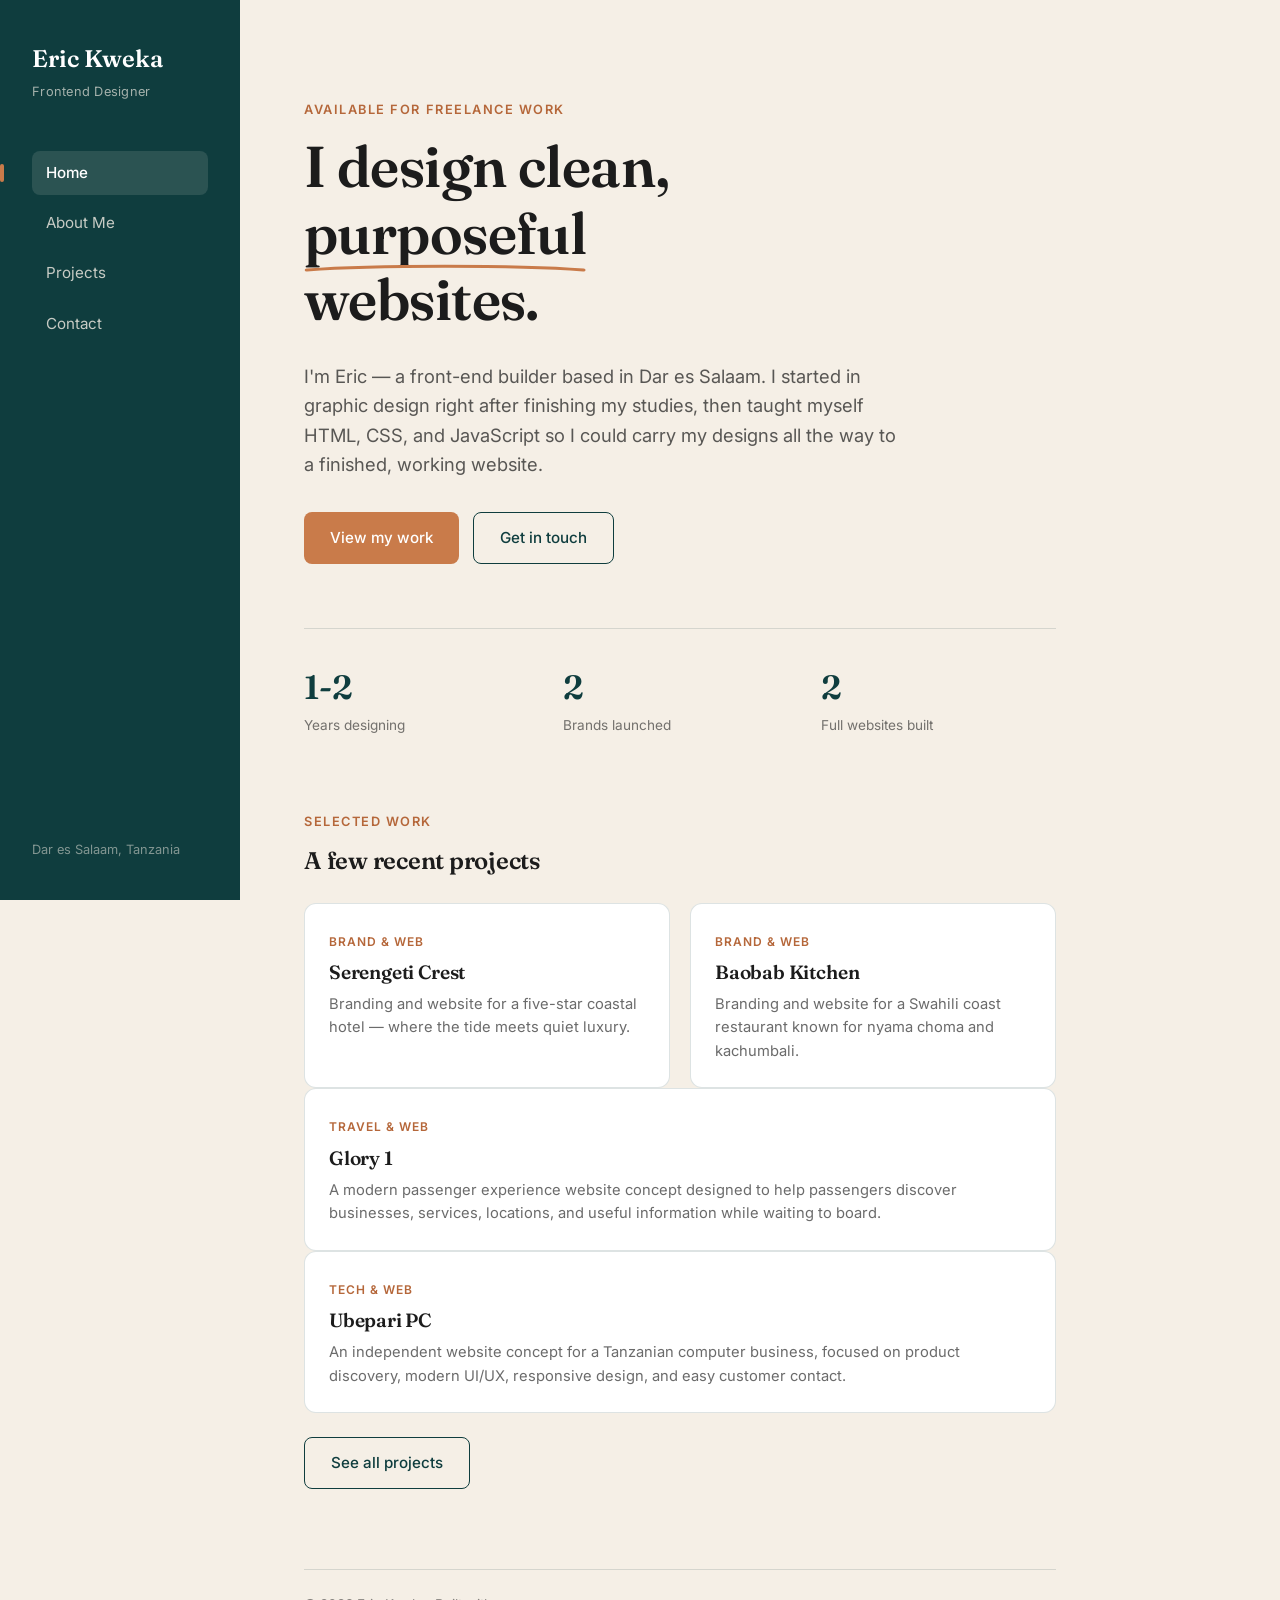
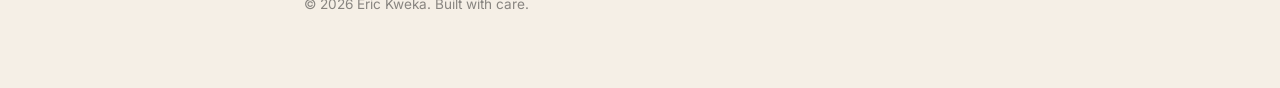
<file: index.html>
<!DOCTYPE html>
<html lang="en">
<head>
<meta charset="UTF-8">
<meta name="viewport" content="width=device-width, initial-scale=1.0">
<title>Eric Kweka — Portfolio</title>
<link rel="stylesheet" href="style.css">
</head>
<body>

<div class="topbar">
  <span class="brand">Eric Kweka</span>
  <button class="menu-btn" aria-expanded="false">Menu</button>
</div>
<nav class="mobile-nav">
  <a href="index.html">Home</a>
  <a href="about.html">About</a>
  <a href="projects.html">Projects</a>
  <a href="contact.html">Contact</a>
</nav>

<div class="shell">

  <aside class="sidebar">
    <div>
      <div class="brand">Eric Kweka</div>
      <div class="brand-tag">Frontend Designer</div>
    </div>
    <nav class="nav-links">
      <a href="index.html" class="active">Home</a>
      <a href="about.html">About Me</a>
      <a href="projects.html">Projects</a>
      <a href="contact.html">Contact</a>
    </nav>
    <div class="sidebar-footer">Dar es Salaam, Tanzania</div>
  </aside>

  <main>
    <section class="hero">
      <span class="eyebrow">Available for freelance work</span>
      <h1>I design clean,<br>
        <span class="underline-accent">purposeful
          <svg viewBox="0 0 200 10" preserveAspectRatio="none"><path d="M2 7 C 50 2, 150 2, 198 7" stroke="#C97B4A" stroke-width="3" fill="none" stroke-linecap="round"/></svg>
        </span> websites.</h1>
      <p class="lede">I'm Eric — a front-end builder based in Dar es Salaam. I started in graphic design right after finishing my studies, then taught myself HTML, CSS, and JavaScript so I could carry my designs all the way to a finished, working website.</p>
      <div class="hero-actions">
        <a href="projects.html" class="btn">View my work</a>
        <a href="contact.html" class="btn btn-outline">Get in touch</a>
      </div>

      <div class="stats-row">
        <div class="stat">
          <div class="num">1-2</div>
          <div class="label">Years designing</div>
        </div>
        <div class="stat">
          <div class="num">2</div>
          <div class="label">Brands launched</div>
        </div>
        <div class="stat">
          <div class="num">2</div>
          <div class="label">Full websites built</div>
        </div>
      </div>
    </section>

    <section class="section-gap">
      <span class="eyebrow">Selected work</span>
      <h2>A few recent projects</h2>
      <div class="preview-grid">
        <div class="preview-card">
          <span class="tag">Brand &amp; Web</span>
          <h3>Serengeti Crest</h3>
          <p>Branding and website for a five-star coastal hotel — where the tide meets quiet luxury.</p>
        </div>
        <div class="preview-card">
          <span class="tag">Brand &amp; Web</span>
          <h3>Baobab Kitchen</h3>
          <p>Branding and website for a Swahili coast restaurant known for nyama choma and kachumbali.</p>
        </div>
      </div>
<div class="preview-card">
  <span class="tag">Travel &amp; Web</span>
  <h3>Glory 1</h3>
  <p>A modern passenger experience website concept designed to help passengers discover businesses, services, locations, and useful information while waiting to board.</p>
</div>
<div class="preview-card">
  <span class="tag">Tech &amp; Web</span>
  <h3>Ubepari PC</h3>
  <p>An independent website concept for a Tanzanian computer business, focused on product discovery, modern UI/UX, responsive design, and easy customer contact.</p>
</div>
      <div style="margin-top:24px;">
        <a href="projects.html" class="btn btn-outline">See all projects</a>
      </div>
    </section>

    <footer class="page-footer">
      © 2026 Eric Kweka. Built with care.
    </footer>
  </main>
</div>

<script src="nav.js"></script>
</body>
</html>
</file>
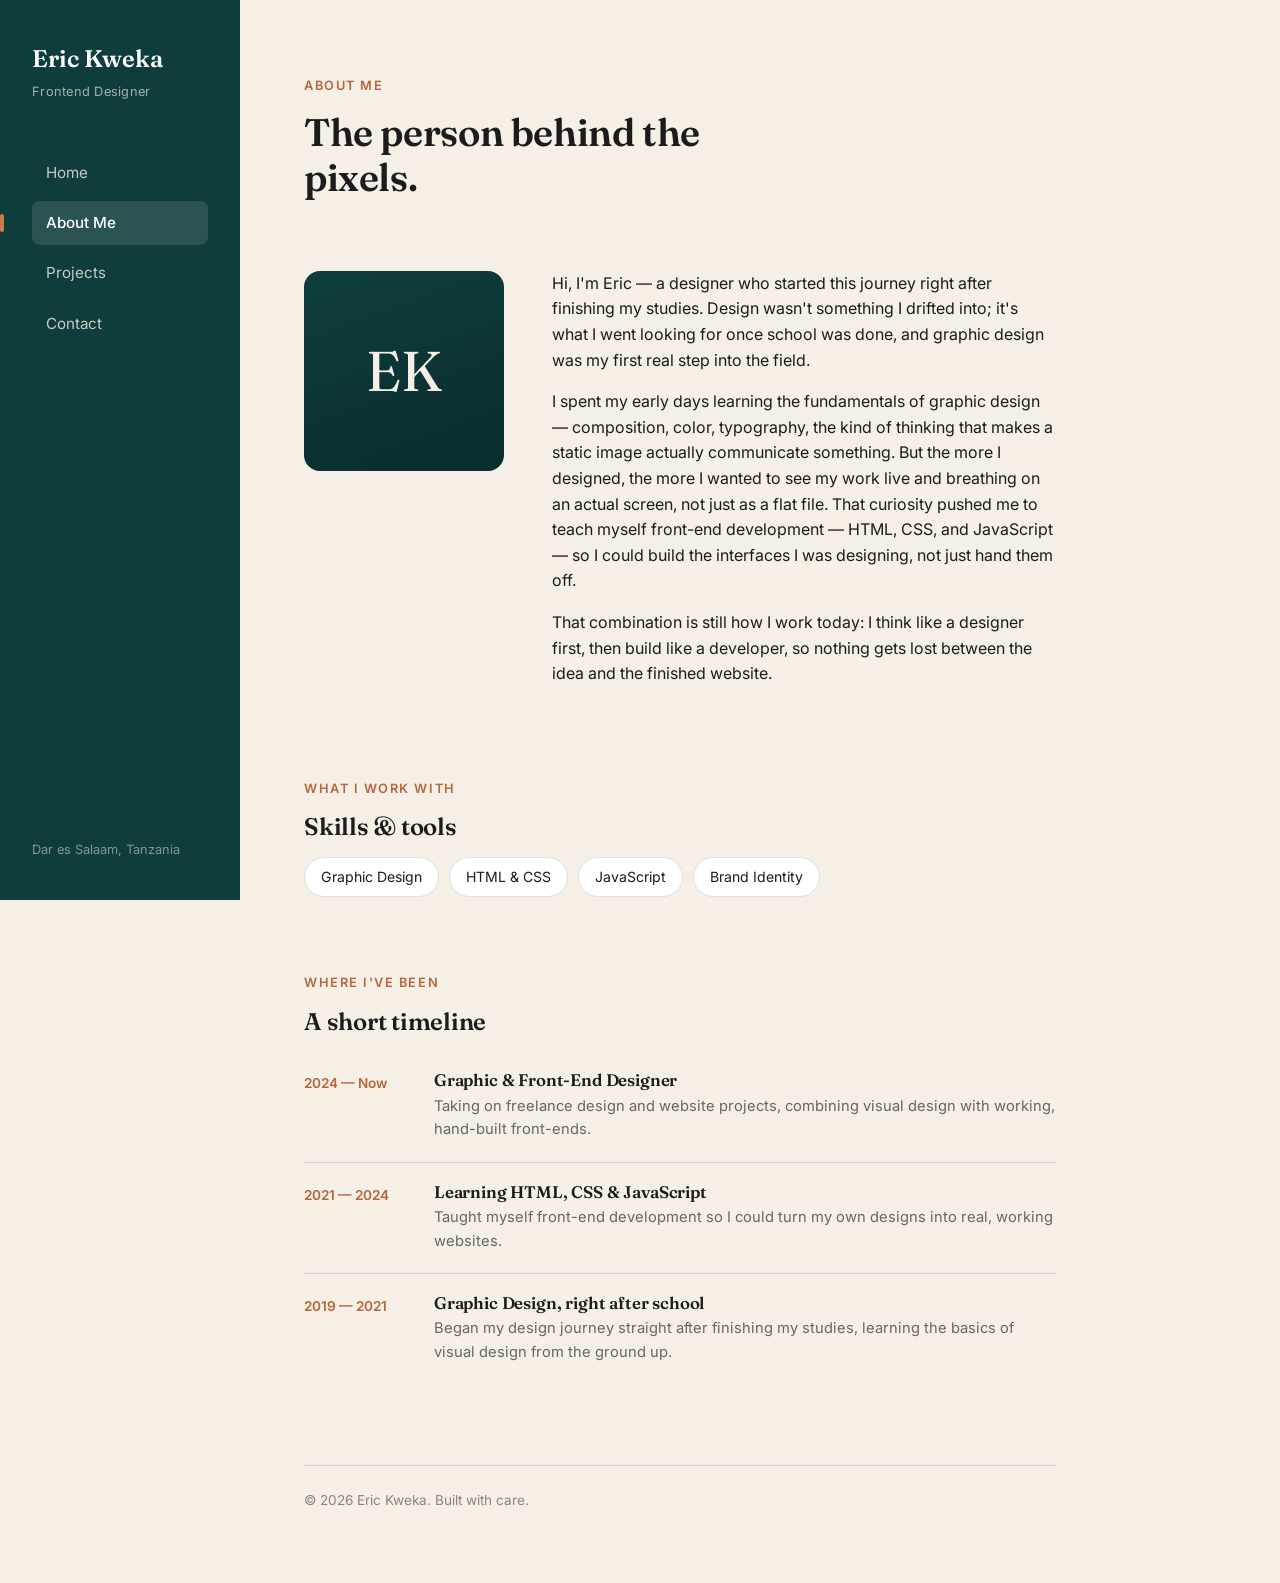
<file: about.html>
<!DOCTYPE html>
<html lang="en">
<head>
<meta charset="UTF-8">
<meta name="viewport" content="width=device-width, initial-scale=1.0">
<title>About Me — Eric Kweka</title>
<link rel="stylesheet" href="style.css">
</head>
<body>

<div class="topbar">
  <span class="brand">Eric Kweka</span>
  <button class="menu-btn" aria-expanded="false">Menu</button>
</div>
<nav class="mobile-nav">
  <a href="index.html">Home</a>
  <a href="about.html">About</a>
  <a href="projects.html">Projects</a>
  <a href="contact.html">Contact</a>
</nav>

<div class="shell">

  <aside class="sidebar">
    <div>
      <div class="brand">Eric Kweka</div>
      <div class="brand-tag">Frontend Designer</div>
    </div>
    <nav class="nav-links">
      <a href="index.html">Home</a>
      <a href="about.html" class="active">About Me</a>
      <a href="projects.html">Projects</a>
      <a href="contact.html">Contact</a>
    </nav>
    <div class="sidebar-footer">Dar es Salaam, Tanzania</div>
  </aside>

  <main>
    <span class="eyebrow">About me</span>
    <h1 style="font-size:2.4rem; max-width:18ch;">The person behind the pixels.</h1>

    <div class="about-grid section-gap">
      <div class="avatar">EK</div>
      <div>
        <p>Hi, I'm Eric — a designer who started this journey right after finishing my studies. Design wasn't something I drifted into; it's what I went looking for once school was done, and graphic design was my first real step into the field.</p>
        <p>I spent my early days learning the fundamentals of graphic design — composition, color, typography, the kind of thinking that makes a static image actually communicate something. But the more I designed, the more I wanted to see my work live and breathing on an actual screen, not just as a flat file. That curiosity pushed me to teach myself front-end development — HTML, CSS, and JavaScript — so I could build the interfaces I was designing, not just hand them off.</p>
        <p>That combination is still how I work today: I think like a designer first, then build like a developer, so nothing gets lost between the idea and the finished website.</p>
      </div>
    </div>

    <section class="section-gap">
      <span class="eyebrow">What I work with</span>
      <h2>Skills &amp; tools</h2>
      <div class="skills-list">
        <span class="skill-chip">Graphic Design</span>
        <span class="skill-chip">HTML &amp; CSS</span>
        <span class="skill-chip">JavaScript</span>
        <span class="skill-chip">Brand Identity</span>
      </div>
    </section>

    <section class="section-gap">
      <span class="eyebrow">Where I've been</span>
      <h2>A short timeline</h2>
      <div class="timeline">
        <div class="timeline-item">
          <div class="when">2024 — Now</div>
          <div>
            <h3>Graphic & Front-End Designer</h3>
            <p>Taking on freelance design and website projects, combining visual design with working, hand-built front-ends.</p>
          </div>
        </div>
        <div class="timeline-item">
          <div class="when">2021 — 2024</div>
          <div>
            <h3>Learning HTML, CSS & JavaScript</h3>
            <p>Taught myself front-end development so I could turn my own designs into real, working websites.</p>
          </div>
        </div>
        <div class="timeline-item">
          <div class="when">2019 — 2021</div>
          <div>
            <h3>Graphic Design, right after school</h3>
            <p>Began my design journey straight after finishing my studies, learning the basics of visual design from the ground up.</p>
          </div>
        </div>
      </div>
    </section>

    <footer class="page-footer">
      © 2026 Eric Kweka. Built with care.
    </footer>
  </main>
</div>

<script src="nav.js"></script>
</body>
</html>
</file>
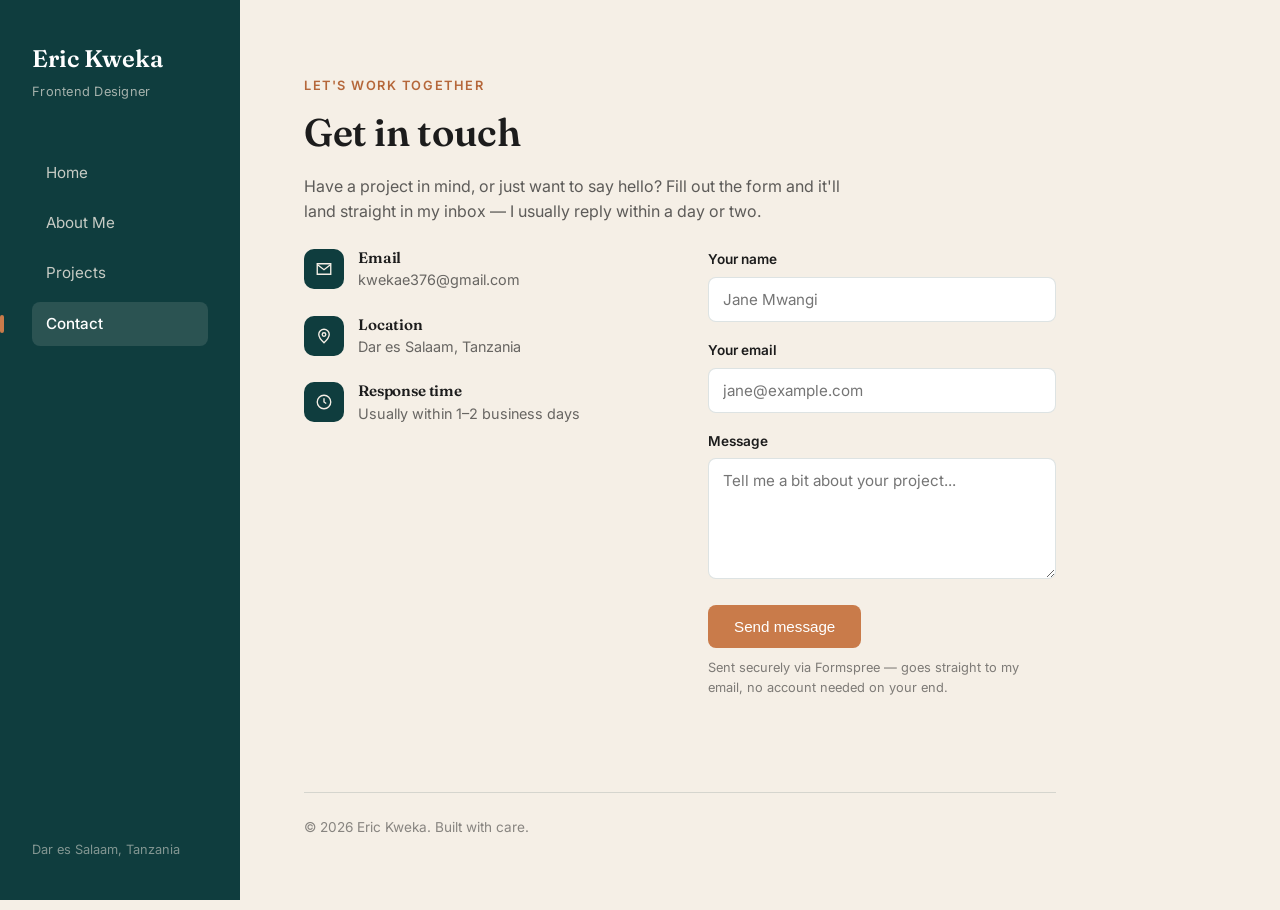
<file: contact.html>
<!DOCTYPE html>
<html lang="en">
<head>
<meta charset="UTF-8">
<meta name="viewport" content="width=device-width, initial-scale=1.0">
<title>Contact — Eric Kweka</title>
<link rel="stylesheet" href="style.css">
</head>
<body>

<div class="topbar">
  <span class="brand">Eric Kweka</span>
  <button class="menu-btn" aria-expanded="false">Menu</button>
</div>
<nav class="mobile-nav">
  <a href="index.html">Home</a>
  <a href="about.html">About</a>
  <a href="projects.html">Projects</a>
  <a href="contact.html">Contact</a>
</nav>

<div class="shell">

  <aside class="sidebar">
    <div>
      <div class="brand">Eric Kweka</div>
      <div class="brand-tag">Frontend Designer</div>
    </div>
    <nav class="nav-links">
      <a href="index.html">Home</a>
      <a href="about.html">About Me</a>
      <a href="projects.html">Projects</a>
      <a href="contact.html" class="active">Contact</a>
    </nav>
    <div class="sidebar-footer">Dar es Salaam, Tanzania</div>
  </aside>

  <main>
    <span class="eyebrow">Let's work together</span>
    <h1 style="font-size:2.4rem;">Get in touch</h1>
    <p style="max-width:55ch; color:rgba(28,28,28,0.7);">Have a project in mind, or just want to say hello? Fill out the form and it'll land straight in my inbox — I usually reply within a day or two.</p>

    <div class="contact-layout">

      <div>
        <div class="contact-info-item">
          <div class="ico" aria-hidden="true">
            <svg width="18" height="18" viewBox="0 0 24 24" fill="none"><path d="M3 5h18v14H3V5z" stroke="currentColor" stroke-width="1.8"/><path d="M3 6l9 7 9-7" stroke="currentColor" stroke-width="1.8"/></svg>
          </div>
          <div>
            <h3>Email</h3>
            <p>kwekae376@gmail.com</p>
          </div>
        </div>
        <div class="contact-info-item">
          <div class="ico" aria-hidden="true">
            <svg width="18" height="18" viewBox="0 0 24 24" fill="none"><path d="M12 21s-7-6.2-7-11.2A7 7 0 0112 3a7 7 0 017 6.8C19 14.8 12 21 12 21z" stroke="currentColor" stroke-width="1.8"/><circle cx="12" cy="10" r="2.4" stroke="currentColor" stroke-width="1.8"/></svg>
          </div>
          <div>
            <h3>Location</h3>
            <p>Dar es Salaam, Tanzania</p>
          </div>
        </div>
        <div class="contact-info-item">
          <div class="ico" aria-hidden="true">
            <svg width="18" height="18" viewBox="0 0 24 24" fill="none"><circle cx="12" cy="12" r="9" stroke="currentColor" stroke-width="1.8"/><path d="M12 7v5l3 2" stroke="currentColor" stroke-width="1.8"/></svg>
          </div>
          <div>
            <h3>Response time</h3>
            <p>Usually within 1–2 business days</p>
          </div>
        </div>
      </div>

      <div>
        <form id="contact-form" action="https://formspree.io/f/mbdvykke" method="POST">
          <div class="form-group">
            <label for="name">Your name</label>
            <input type="text" id="name" name="name" required placeholder="Jane Mwangi">
          </div>
          <div class="form-group">
            <label for="email">Your email</label>
            <input type="email" id="email" name="_replyto" required placeholder="jane@example.com">
          </div>
          <div class="form-group">
            <label for="message">Message</label>
            <textarea id="message" name="message" rows="5" required placeholder="Tell me a bit about your project..."></textarea>
          </div>
          <input type="text" name="_gotcha" style="display:none">
          <button type="submit" class="btn">Send message</button>
          <p class="form-note">Sent securely via Formspree — goes straight to my email, no account needed on your end.</p>
          <p id="form-status" class="form-status"></p>
        </form>
      </div>

    </div>

    <footer class="page-footer">
      © 2026 Eric Kweka. Built with care.
    </footer>
  </main>
</div>

<script src="nav.js"></script>
<script>
  const form = document.getElementById('contact-form');
  const status = document.getElementById('form-status');

  form.addEventListener('submit', async function (e) {
    e.preventDefault();
    status.className = 'form-status show';
    status.textContent = 'Sending...';

    try {
      const response = await fetch(form.action, {
        method: 'POST',
        body: new FormData(form),
        headers: { 'Accept': 'application/json' }
      });

      if (response.ok) {
        status.textContent = "Thanks! Your message is on its way — I'll get back to you soon.";
        status.className = 'form-status show success';
        form.reset();
      } else {
        status.textContent = 'Something went wrong. Please try again or email me directly.';
        status.className = 'form-status show error';
      }
    } catch (err) {
      status.textContent = 'Something went wrong. Please try again or email me directly.';
      status.className = 'form-status show error';
    }
  });
</script>
</body>
</html>
</file>
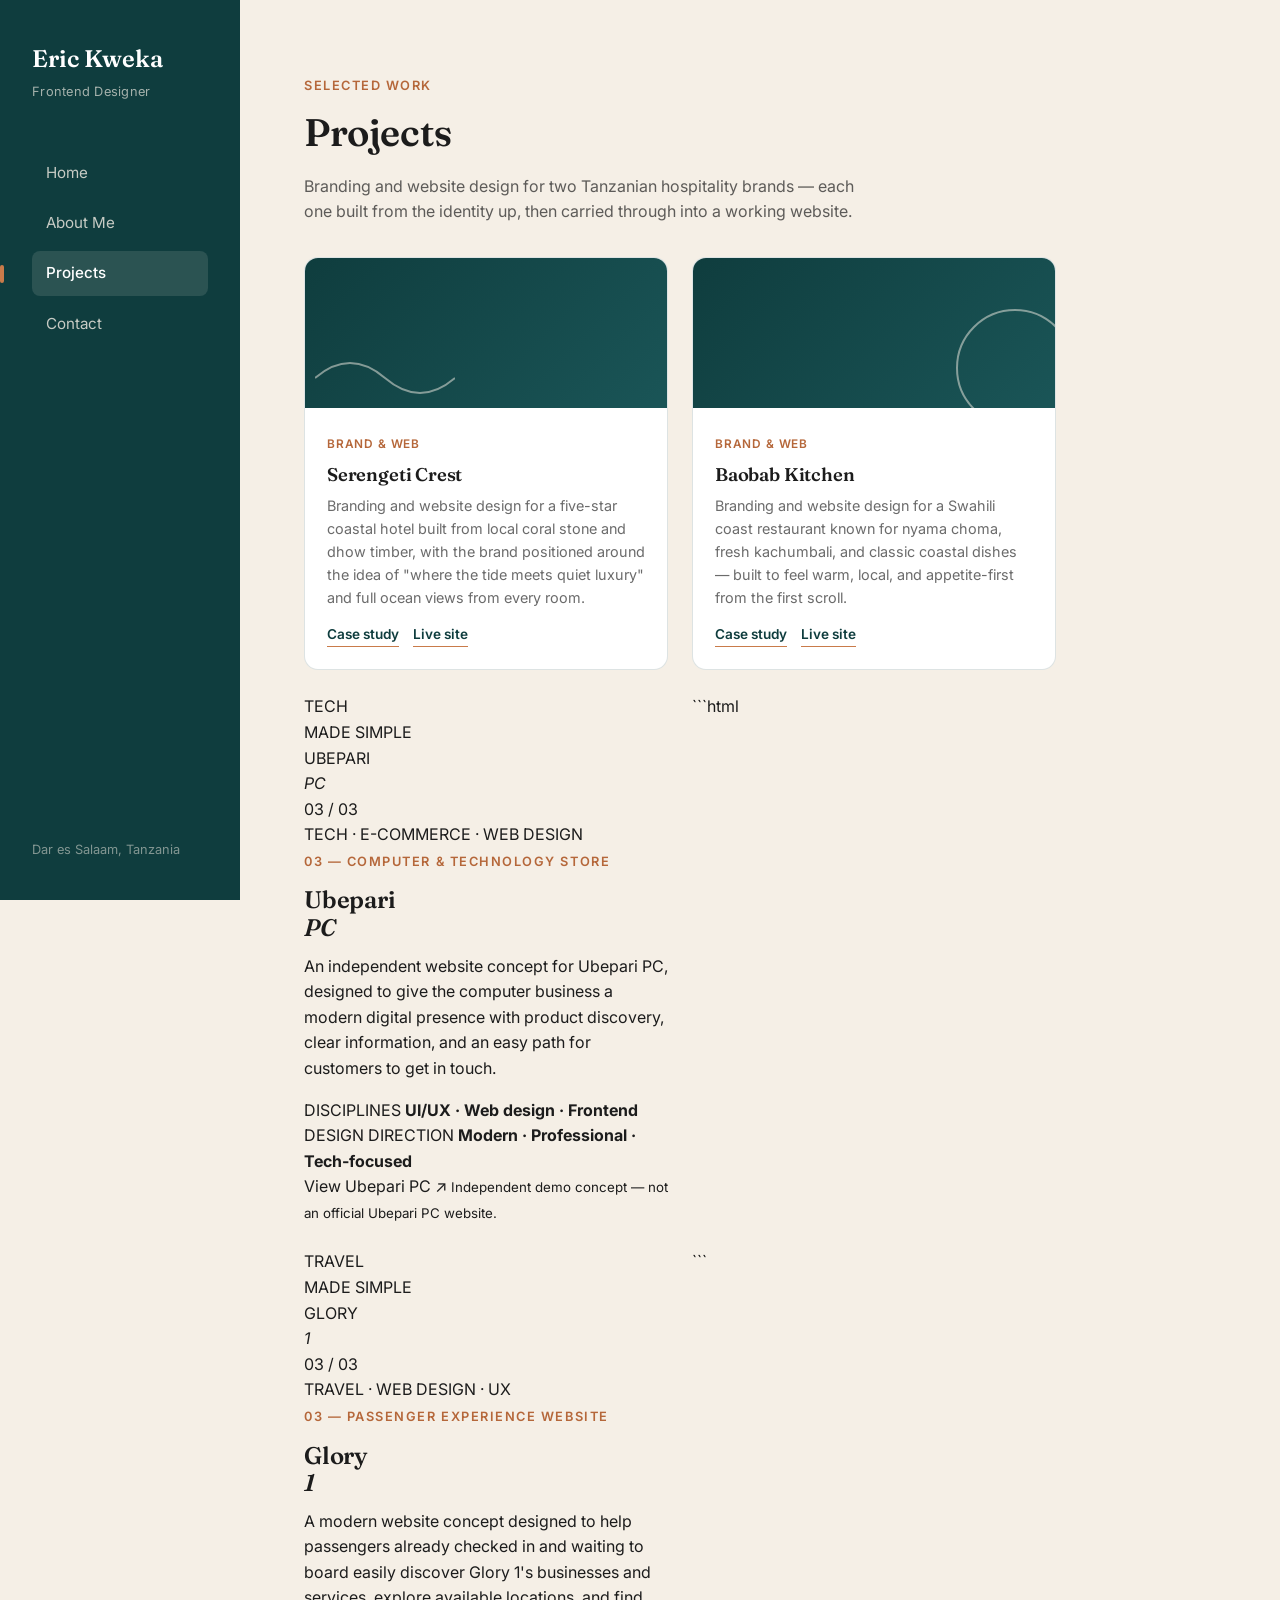
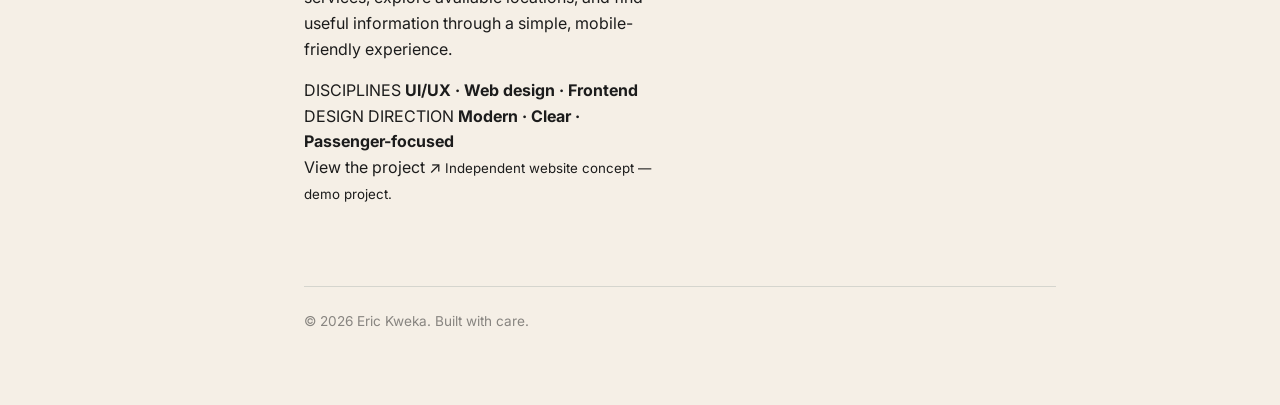
<file: projects.html>
<!DOCTYPE html>
<html lang="en">
<head>
<meta charset="UTF-8">
<meta name="viewport" content="width=device-width, initial-scale=1.0">
<title>Projects — Eric Kweka</title>
<link rel="stylesheet" href="style.css">
</head>
<body>

<div class="topbar">
  <span class="brand">Eric Kweka</span>
  <button class="menu-btn" aria-expanded="false">Menu</button>
</div>
<nav class="mobile-nav">
  <a href="index.html">Home</a>
  <a href="about.html">About</a>
  <a href="projects.html">Projects</a>
  <a href="contact.html">Contact</a>
</nav>

<div class="shell">

  <aside class="sidebar">
    <div>
      <div class="brand">Eric Kweka</div>
      <div class="brand-tag">Frontend Designer</div>
    </div>
    <nav class="nav-links">
      <a href="index.html">Home</a>
      <a href="about.html">About Me</a>
      <a href="projects.html" class="active">Projects</a>
      <a href="contact.html">Contact</a>
    </nav>
    <div class="sidebar-footer">Dar es Salaam, Tanzania</div>
  </aside>

  <main>
    <span class="eyebrow">Selected work</span>
    <h1 style="font-size:2.4rem;">Projects</h1>
    <p style="max-width:55ch; color:rgba(28,28,28,0.7);">Branding and website design for two Tanzanian hospitality brands — each one built from the identity up, then carried through into a working website.</p>

    <div class="project-grid">

      <div class="project-card">
        <div class="project-thumb">
          <svg width="140" height="60" viewBox="0 0 140 60" style="position:absolute; left:10px; bottom:10px;"><path d="M0 40 Q 35 10 70 40 T 140 40" fill="none" stroke="#F5EFE6" stroke-width="2"/></svg>
        </div>
        <div class="project-body">
          <span class="tag">Brand &amp; Web</span>
          <h3>Serengeti Crest</h3>
          <p>Branding and website design for a five-star coastal hotel built from local coral stone and dhow timber, with the brand positioned around the idea of "where the tide meets quiet luxury" and full ocean views from every room.</p>
          <div class="project-links">
            <a href="#">Case study</a>
            <a href="https://iamericx.github.io/serengeti-crest/">Live site</a>
          </div>
        </div>
      </div>

      <div class="project-card">
        <div class="project-thumb">
          <svg width="120" height="120" viewBox="0 0 120 120" style="position:absolute; right:-20px; bottom:-20px;"><circle cx="60" cy="60" r="58" fill="none" stroke="#F5EFE6" stroke-width="2"/></svg>
        </div>
        <div class="project-body">
          <span class="tag">Brand &amp; Web</span>
          <h3>Baobab Kitchen</h3>
          <p>Branding and website design for a Swahili coast restaurant known for nyama choma, fresh kachumbali, and classic coastal dishes — built to feel warm, local, and appetite-first from the first scroll.</p>
          <div class="project-links">
            <a href="#">Case study</a>
            <a href="https://iamericx.github.io/baobab-/">Live site</a>
          </div>
        </div>
      </div>

       <section class="project-showcase" id="ubepari">
    <div class="showcase-art ubepari-art">
        <span class="work-art-note">TECH<br>MADE SIMPLE</span>
        <div class="ubepari-glow"></div>
        <div class="work-art-title">UBEPARI<br><i>PC</i></div>
        <span class="work-number">03 / 03</span>
        <div class="showcase-tag">TECH · E-COMMERCE · WEB DESIGN</div>
    </div>

    <div class="showcase-copy">
        <p class="eyebrow">03 — COMPUTER &amp; TECHNOLOGY STORE</p>

        <h2>Ubepari<br><em>PC</em></h2>

        <p>
            An independent website concept for Ubepari PC, designed to give
            the computer business a modern digital presence with product
            discovery, clear information, and an easy path for customers
            to get in touch.
        </p>

        <div class="project-facts">
            <div>
                <span>DISCIPLINES</span>
                <b>UI/UX · Web design · Frontend</b>
            </div>

            <div>
                <span>DESIGN DIRECTION</span>
                <b>Modern · Professional · Tech-focused</b>
            </div>
        </div>

        <a class="button button-dark"
           href="https://iamericx.github.io/ubepari/"
           target="_blank"
           rel="noopener noreferrer">
            View Ubepari PC <span>↗</span>
        </a>

        <small class="project-note">
            Independent demo concept — not an official Ubepari PC website.
        </small>
    </div>
</section>

          ```html
<section class="project-showcase" id="glory1">

    <div class="showcase-art glory1-art">
        <span class="work-art-note">TRAVEL<br>MADE SIMPLE</span>

        <div class="glory1-glow"></div>

        <div class="work-art-title">
            GLORY<br><i>1</i>
        </div>

        <span class="work-number">03 / 03</span>

        <div class="showcase-tag">
            TRAVEL · WEB DESIGN · UX
        </div>
    </div>

    <div class="showcase-copy">

        <p class="eyebrow">
            03 — PASSENGER EXPERIENCE WEBSITE
        </p>

        <h2>
            Glory<br><em>1</em>
        </h2>

        <p>
            A modern website concept designed to help passengers already
            checked in and waiting to board easily discover Glory 1's
            businesses and services, explore available locations, and find
            useful information through a simple, mobile-friendly experience.
        </p>

        <div class="project-facts">

            <div>
                <span>DISCIPLINES</span>
                <b>UI/UX · Web design · Frontend</b>
            </div>

            <div>
                <span>DESIGN DIRECTION</span>
                <b>Modern · Clear · Passenger-focused</b>
            </div>

        </div>

        <a class="button button-dark"
           href="https://iamericx.github.io/Glory-1-/"
           target="_blank"
           rel="noopener noreferrer">
            View the project <span>↗</span>
        </a>

        <small class="project-note">
            Independent website concept — demo project.
        </small>

    </div>

</section>
```

    </div>

    <footer class="page-footer">
      © 2026 Eric Kweka. Built with care.
    </footer>
  </main>
</div>

<script src="nav.js"></script>
</body>
</html>
</file>
<file: style.css>
@import url('https://fonts.googleapis.com/css2?family=Fraunces:opsz,wght@9..144,400;9..144,500;9..144,600;9..144,700&family=Inter:wght@400;500;600&display=swap');

:root {
  --teal: #0F3D3E;
  --teal-dark: #0A2C2D;
  --sand: #F5EFE6;
  --ink: #1C1C1C;
  --clay: #C97B4A;
  --clay-dark: #B5673A;
  --white: #FFFFFF;
  --line: rgba(15, 61, 62, 0.14);
  --sidebar-w: 240px;
}

* { box-sizing: border-box; }

html {
  scroll-behavior: smooth;
}

body {
  margin: 0;
  background: var(--sand);
  color: var(--ink);
  font-family: 'Inter', sans-serif;
  font-size: 16px;
  line-height: 1.6;
  -webkit-font-smoothing: antialiased;
}

a { color: inherit; text-decoration: none; }

h1, h2, h3 {
  font-family: 'Fraunces', serif;
  font-weight: 600;
  line-height: 1.15;
  margin: 0 0 0.5em;
  letter-spacing: -0.01em;
}

p { margin: 0 0 1em; }

img { max-width: 100%; display: block; }

/* ---------- Layout shell ---------- */
.shell {
  display: flex;
  min-height: 100vh;
}

/* Sidebar nav (desktop) */
.sidebar {
  width: var(--sidebar-w);
  flex-shrink: 0;
  background: var(--teal);
  color: var(--sand);
  padding: 40px 32px;
  display: flex;
  flex-direction: column;
  position: sticky;
  top: 0;
  height: 100vh;
}

.brand {
  font-family: 'Fraunces', serif;
  font-size: 1.5rem;
  font-weight: 600;
  color: var(--white);
  margin-bottom: 4px;
}

.brand-tag {
  font-size: 0.8rem;
  color: rgba(245, 239, 230, 0.65);
  margin-bottom: 48px;
  letter-spacing: 0.02em;
}

.nav-links {
  display: flex;
  flex-direction: column;
  gap: 6px;
}

.nav-links a {
  font-size: 0.95rem;
  padding: 10px 14px;
  border-radius: 8px;
  color: rgba(245, 239, 230, 0.8);
  position: relative;
  transition: background 0.2s ease, color 0.2s ease;
}

.nav-links a:hover {
  background: rgba(245, 239, 230, 0.08);
  color: var(--white);
}

.nav-links a.active {
  background: rgba(245, 239, 230, 0.12);
  color: var(--white);
  font-weight: 500;
}

.nav-links a.active::before {
  content: '';
  position: absolute;
  left: -32px;
  top: 50%;
  transform: translateY(-50%);
  width: 4px;
  height: 18px;
  background: var(--clay);
  border-radius: 2px;
}

.sidebar-footer {
  margin-top: auto;
  font-size: 0.8rem;
  color: rgba(245, 239, 230, 0.5);
}

/* Mobile top bar */
.topbar {
  display: none;
  background: var(--teal);
  color: var(--white);
  padding: 18px 24px;
  align-items: center;
  justify-content: space-between;
}

.topbar .brand { margin-bottom: 0; font-size: 1.25rem; }

.menu-btn {
  background: none;
  border: 1px solid rgba(245,239,230,0.4);
  color: var(--white);
  border-radius: 6px;
  padding: 6px 12px;
  font-family: 'Inter', sans-serif;
  font-size: 0.85rem;
  cursor: pointer;
}

.mobile-nav {
  display: none;
  flex-direction: column;
  background: var(--teal-dark);
  padding: 8px 24px 18px;
}

.mobile-nav.open { display: flex; }

.mobile-nav a {
  color: var(--sand);
  padding: 10px 0;
  border-bottom: 1px solid rgba(245,239,230,0.1);
  font-size: 0.95rem;
}

.mobile-nav a:last-child { border-bottom: none; }

/* Main content */
main {
  flex: 1;
  padding: 72px 64px;
  max-width: 880px;
}

.eyebrow {
  font-size: 0.8rem;
  font-weight: 600;
  text-transform: uppercase;
  letter-spacing: 0.12em;
  color: var(--clay-dark);
  margin-bottom: 14px;
  display: inline-block;
}

.underline-accent {
  display: inline-block;
  position: relative;
}

.underline-accent svg {
  position: absolute;
  left: 0;
  bottom: -6px;
  width: 100%;
  height: 10px;
}

/* ---------- Buttons ---------- */
.btn {
  display: inline-flex;
  align-items: center;
  gap: 8px;
  background: var(--clay);
  color: var(--white);
  padding: 13px 26px;
  border-radius: 8px;
  font-weight: 500;
  font-size: 0.95rem;
  border: none;
  cursor: pointer;
  transition: background 0.2s ease, transform 0.2s ease;
}

.btn:hover { background: var(--clay-dark); transform: translateY(-1px); }

.btn-outline {
  background: transparent;
  border: 1.5px solid var(--teal);
  color: var(--teal);
}

.btn-outline:hover { background: var(--teal); color: var(--white); }

/* ---------- Home page ---------- */
.hero {
  padding-top: 24px;
}

.hero h1 {
  font-size: clamp(2.4rem, 5vw, 3.6rem);
  max-width: 11ch;
}

.hero .lede {
  font-size: 1.15rem;
  color: rgba(28,28,28,0.72);
  max-width: 50ch;
  margin-bottom: 32px;
}

.hero-actions { display: flex; gap: 14px; flex-wrap: wrap; margin-bottom: 64px; }

.stats-row {
  display: grid;
  grid-template-columns: repeat(3, 1fr);
  gap: 24px;
  border-top: 1px solid var(--line);
  padding-top: 32px;
}

.stat .num {
  font-family: 'Fraunces', serif;
  font-size: 2.1rem;
  color: var(--teal);
  font-weight: 600;
}

.stat .label {
  font-size: 0.85rem;
  color: rgba(28,28,28,0.6);
}

.section-gap { margin-top: 72px; }

.preview-grid {
  display: grid;
  grid-template-columns: repeat(2, 1fr);
  gap: 20px;
  margin-top: 28px;
}

.preview-card {
  background: var(--white);
  border-radius: 12px;
  padding: 24px;
  border: 1px solid var(--line);
  transition: transform 0.2s ease, box-shadow 0.2s ease;
}

.preview-card:hover {
  transform: translateY(-3px);
  box-shadow: 0 12px 24px rgba(15,61,62,0.08);
}

.preview-card .tag {
  font-size: 0.75rem;
  color: var(--clay-dark);
  font-weight: 600;
  text-transform: uppercase;
  letter-spacing: 0.08em;
}

.preview-card h3 { margin-top: 8px; font-size: 1.2rem; }
.preview-card p { font-size: 0.92rem; color: rgba(28,28,28,0.65); margin-bottom: 0; }

/* ---------- About page ---------- */
.about-grid {
  display: grid;
  grid-template-columns: 200px 1fr;
  gap: 48px;
  align-items: start;
}

.avatar {
  width: 200px;
  height: 200px;
  border-radius: 16px;
  background: linear-gradient(160deg, var(--teal), var(--teal-dark));
  display: flex;
  align-items: center;
  justify-content: center;
  font-family: 'Fraunces', serif;
  font-size: 3.5rem;
  color: var(--sand);
}

.skills-list {
  display: flex;
  flex-wrap: wrap;
  gap: 10px;
  margin-top: 16px;
}

.skill-chip {
  background: var(--white);
  border: 1px solid var(--line);
  padding: 8px 16px;
  border-radius: 100px;
  font-size: 0.88rem;
}

.timeline {
  margin-top: 16px;
}

.timeline-item {
  display: grid;
  grid-template-columns: 110px 1fr;
  gap: 20px;
  padding: 20px 0;
  border-top: 1px solid var(--line);
}

.timeline-item:first-child { border-top: none; }

.timeline-item .when {
  font-size: 0.85rem;
  color: var(--clay-dark);
  font-weight: 600;
  padding-top: 2px;
}

.timeline-item h3 { font-size: 1.05rem; margin-bottom: 4px; }
.timeline-item p { font-size: 0.92rem; color: rgba(28,28,28,0.65); margin-bottom: 0; }

/* ---------- Projects page ---------- */
.project-grid {
  display: grid;
  grid-template-columns: repeat(2, 1fr);
  gap: 24px;
  margin-top: 32px;
}

.project-card {
  background: var(--white);
  border-radius: 14px;
  overflow: hidden;
  border: 1px solid var(--line);
  transition: transform 0.2s ease, box-shadow 0.2s ease;
}

.project-card:hover {
  transform: translateY(-4px);
  box-shadow: 0 16px 30px rgba(15,61,62,0.1);
}

.project-thumb {
  height: 150px;
  background: linear-gradient(135deg, var(--teal) 0%, #1a5557 100%);
  position: relative;
  overflow: hidden;
}

.project-thumb svg { position: absolute; opacity: 0.5; }

.project-body { padding: 22px; }

.project-body .tag {
  font-size: 0.74rem;
  font-weight: 600;
  text-transform: uppercase;
  letter-spacing: 0.07em;
  color: var(--clay-dark);
}

.project-body h3 { margin-top: 8px; font-size: 1.15rem; }
.project-body p { font-size: 0.9rem; color: rgba(28,28,28,0.65); }

.project-links { display: flex; gap: 14px; margin-top: 12px; }
.project-links a {
  font-size: 0.85rem;
  font-weight: 600;
  color: var(--teal);
  border-bottom: 1.5px solid var(--clay);
  padding-bottom: 1px;
}

/* ---------- Contact page ---------- */
.contact-layout {
  display: grid;
  grid-template-columns: 1fr 1fr;
  gap: 56px;
  margin-top: 24px;
}

.contact-info-item {
  display: flex;
  gap: 14px;
  margin-bottom: 24px;
}

.contact-info-item .ico {
  width: 40px;
  height: 40px;
  border-radius: 10px;
  background: var(--teal);
  color: var(--sand);
  display: flex;
  align-items: center;
  justify-content: center;
  flex-shrink: 0;
}

.contact-info-item h3 { font-size: 0.95rem; margin-bottom: 2px; }
.contact-info-item p { font-size: 0.9rem; color: rgba(28,28,28,0.65); margin-bottom: 0; }

.form-group { margin-bottom: 18px; }

.form-group label {
  display: block;
  font-size: 0.85rem;
  font-weight: 600;
  margin-bottom: 6px;
  color: var(--ink);
}

.form-group input,
.form-group textarea {
  width: 100%;
  padding: 12px 14px;
  border-radius: 8px;
  border: 1.5px solid var(--line);
  background: var(--white);
  font-family: 'Inter', sans-serif;
  font-size: 0.95rem;
  color: var(--ink);
  resize: vertical;
}

.form-group input:focus,
.form-group textarea:focus {
  outline: none;
  border-color: var(--clay);
  box-shadow: 0 0 0 3px rgba(201,123,74,0.15);
}

.form-note {
  font-size: 0.8rem;
  color: rgba(28,28,28,0.55);
  margin-top: 10px;
}

.form-status {
  font-size: 0.9rem;
  margin-top: 14px;
  display: none;
}

.form-status.show { display: block; }
.form-status.success { color: #2E7D32; }
.form-status.error { color: #C62828; }

/* ---------- Footer ---------- */
footer.page-footer {
  margin-top: 80px;
  padding-top: 24px;
  border-top: 1px solid var(--line);
  font-size: 0.85rem;
  color: rgba(28,28,28,0.5);
}

/* ---------- Focus visibility ---------- */
a:focus-visible, button:focus-visible, input:focus-visible, textarea:focus-visible {
  outline: 2px solid var(--clay);
  outline-offset: 2px;
}

/* ---------- Responsive ---------- */
@media (max-width: 860px) {
  .shell { flex-direction: column; }
  .sidebar { display: none; }
  .topbar { display: flex; }
  main { padding: 40px 24px; max-width: 100%; }
  .about-grid { grid-template-columns: 1fr; }
  .avatar { width: 140px; height: 140px; font-size: 2.4rem; }
  .preview-grid, .project-grid, .contact-layout { grid-template-columns: 1fr; }
  .stats-row { grid-template-columns: repeat(3, 1fr); gap: 12px; }
  .timeline-item { grid-template-columns: 1fr; gap: 4px; }
}

@media (prefers-reduced-motion: reduce) {
  * { transition: none !important; scroll-behavior: auto !important; }
}
</file>
